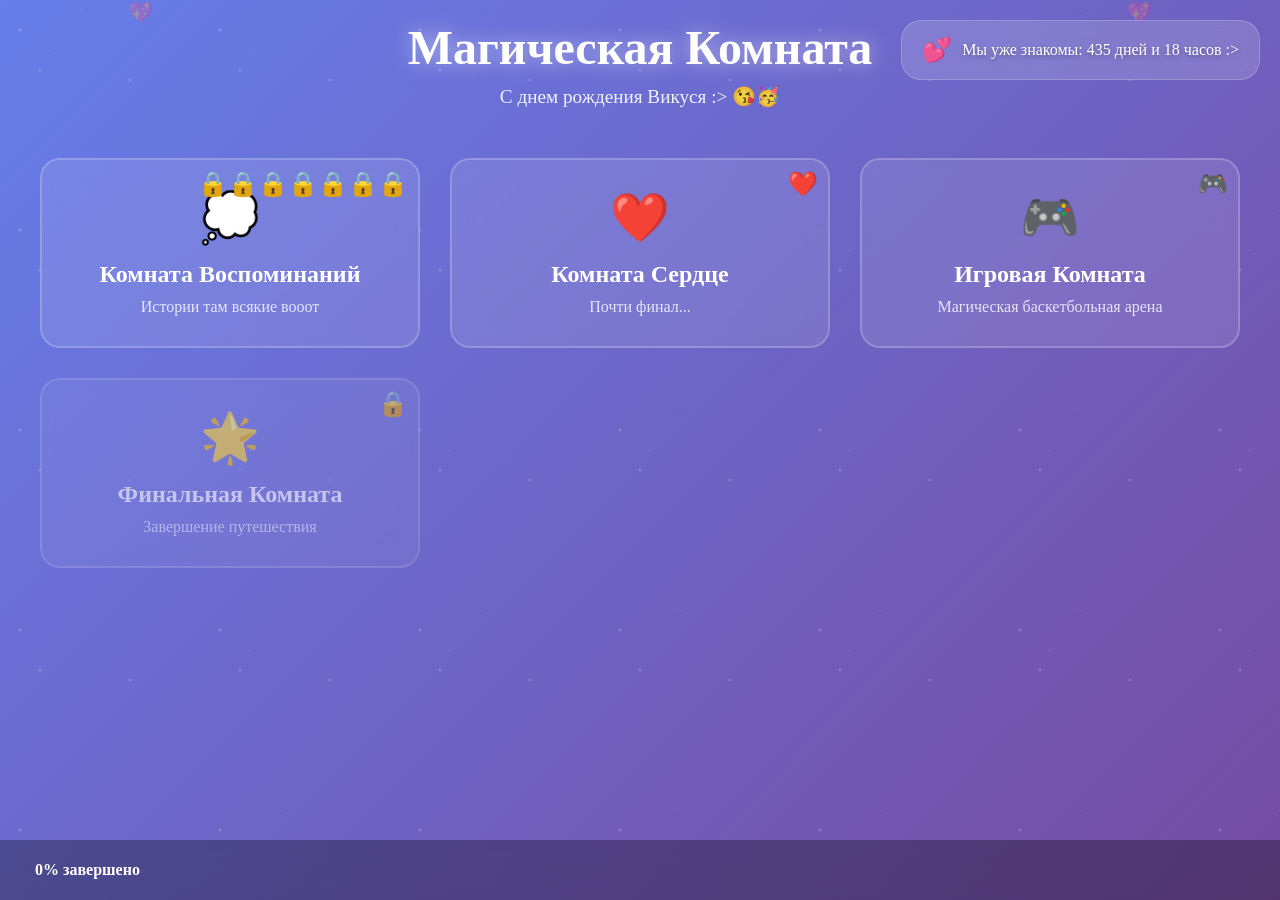
<file: index.html>
<!DOCTYPE html>
<html lang="ru">
<head>
    <meta charset="UTF-8">
    <meta name="viewport" content="width=device-width, initial-scale=1.0">
    <title>Магическая Комната - Подарок</title>
    <link rel="stylesheet" href="style.css">
</head>
<body>
    <div class="magic-room">
        <div class="stars"></div>
        <div class="floating-hearts"></div>
        
        <header class="main-header">
            <h1 class="magical-title">Магическая Комната</h1>
            <p class="subtitle">С днем рождения Викуся :> 😘🥳</p>
        </header>

        <main class="room-selector">
            <div class="rooms-grid">
                <a href="memories.html" class="room-card" data-room="memories">
                    <div class="room-icon">💭</div>
                    <h3>Комната Воспоминаний</h3>
                    <p>Истории там всякие вооот</p>
                    <div class="lock-status" id="memories-lock"></div>
                </a>

                <a href="heart.html" class="room-card" data-room="heart" id="heart-room">
                    <div class="room-icon">❤️</div>
                    <h3>Комната Сердце</h3>
                    <p>Почти финал...</p>
                    <div class="lock-status" id="heart-lock">❤️</div>
                </a>

                <a href="game.html" class="room-card" data-room="game">
                    <div class="room-icon">🎮</div>
                    <h3>Игровая Комната</h3>
                    <p>Магическая баскетбольная арена</p>
                    <div class="lock-status" id="game-lock">🎮</div>
                </a>

                <a href="final.html" class="room-card final-room" data-room="final" id="final-room">
                    <div class="room-icon">🌟</div>
                    <h3>Финальная Комната</h3>
                    <p>Завершение путешествия</p>
                    <div class="lock-status" id="final-lock">🔒</div>
                </a>
            </div>
        </main>

        <div class="progress-bar">
            <div class="progress-fill" id="progress-fill"></div>
            <span class="progress-text" id="progress-text">0% завершено</span>
        </div>
        
        <!-- Таймер знакомства -->
        <div class="relationship-timer">
            <div class="timer-content">
                <div class="timer-icon">💕</div>
                <div class="timer-text" id="relationshipTimer">
                    Мы уже знакомы: 0 дней и 0 часов :>
                </div>
            </div>
        </div>
        
        <!-- Мобильное предупреждение -->
        <div class="mobile-warning" id="mobileWarning">
            <div class="mobile-warning-content">
                <div class="mobile-warning-text">Котя, лучше с компа, а то на телефоне не все работать будет 🥲</div>
                <button class="mobile-warning-button" onclick="closeMobileWarning()">остаться на телефончике</button>
            </div>
        </div>
    </div>

    <script src="script.js"></script>
</body>
</html>
</file>
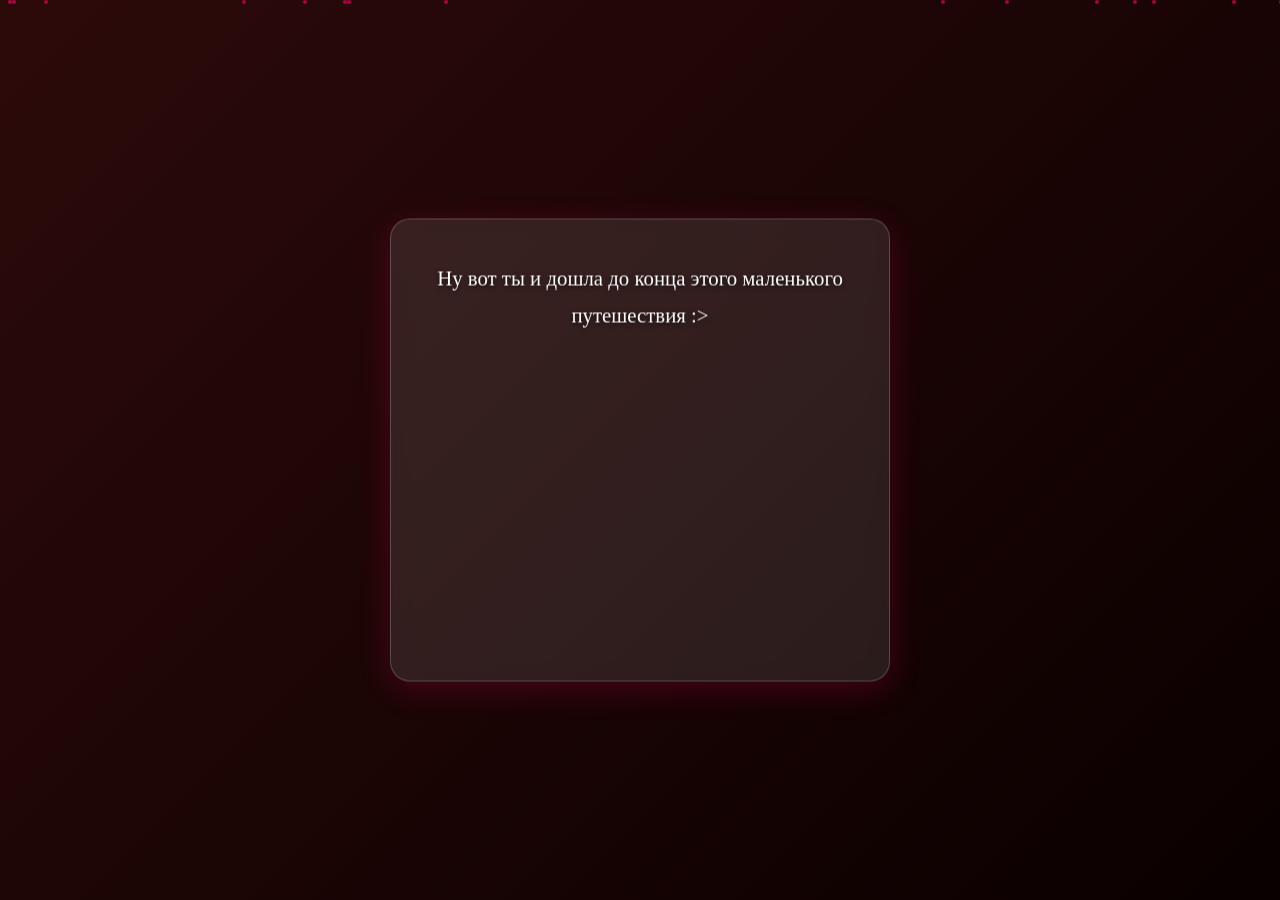
<file: final.html>
<!DOCTYPE html>
<html lang="ru">
<head>
    <meta charset="UTF-8">
    <meta name="viewport" content="width=device-width, initial-scale=1.0">
    <title>Финальная комната</title>
    <link rel="stylesheet" href="style.css">
    <style>
        body {
            margin: 0;
            padding: 0;
            min-height: 100vh;
            background: linear-gradient(135deg, #2d0a0a 0%, #0a0000 100%);
            font-family: 'Georgia', serif;
            color: white;
            overflow: hidden;
            position: relative;
        }

        /* Частицы-сердечки на фоне */
        .heart-particle {
            position: absolute;
            width: 4px;
            height: 4px;
            background: rgba(255, 0, 100, 0.6);
            border-radius: 50%;
            animation: float-heart 20s linear infinite;
            pointer-events: none;
        }

        @keyframes float-heart {
            0% {
                transform: translateY(100vh) rotate(0deg);
                opacity: 0;
            }
            10% {
                opacity: 1;
            }
            90% {
                opacity: 1;
            }
            100% {
                transform: translateY(-100vh) rotate(360deg);
                opacity: 0;
            }
        }

        /* Карточка финала */
        .final-card {
            position: absolute;
            top: 50%;
            left: 50%;
            transform: translate(-50%, -50%);
            background: rgba(255, 255, 255, 0.1);
            backdrop-filter: blur(10px);
            border: 1px solid rgba(255, 255, 255, 0.2);
            border-radius: 20px;
            padding: 40px;
            max-width: 500px;
            width: 90%;
            box-shadow: 0 8px 32px rgba(255, 0, 100, 0.2);
            text-align: center;
            z-index: 10;
        }

        /* Текст финала */
        .final-text {
            font-size: 1.3rem;
            line-height: 1.8;
            margin-bottom: 30px;
            min-height: 300px;
            text-shadow: 0 2px 4px rgba(0, 0, 0, 0.5);
        }

        .final-text-line {
            opacity: 0;
            margin-bottom: 15px;
        }

        /* Кнопка подарка */
        .gift-button {
            background: linear-gradient(135deg, #ff0064 0%, #ff0044 100%);
            color: white;
            border: none;
            padding: 15px 30px;
            border-radius: 30px;
            font-size: 1.1rem;
            cursor: pointer;
            transition: all 0.3s ease;
            box-shadow: 0 4px 15px rgba(255, 0, 100, 0.3);
            opacity: 0;
            transform: translateY(20px);
        }

        .gift-button.show {
            opacity: 1;
            transform: translateY(0);
        }

        .gift-button:hover {
            transform: translateY(-2px) scale(1.05);
            box-shadow: 0 6px 20px rgba(255, 0, 100, 0.4);
        }

        .gift-button.glowing {
            animation: button-glow 1s ease-in-out infinite;
        }

        @keyframes button-glow {
            0%, 100% { box-shadow: 0 4px 15px rgba(255, 0, 100, 0.3); }
            50% { box-shadow: 0 4px 25px rgba(255, 0, 100, 0.6); }
        }

        /* Анимация перед подарком */
        .gift-animation {
            position: fixed;
            top: 0;
            left: 0;
            width: 100%;
            height: 100%;
            background: rgba(0, 0, 0, 0.8);
            display: none;
            justify-content: center;
            align-items: center;
            z-index: 1000;
        }

        .gift-animation.show {
            display: flex;
        }

        .gift-text {
            font-size: 2rem;
            text-align: center;
            opacity: 0;
            animation: fadeIn 1s ease-in forwards;
        }

        .gift-hearts {
            position: absolute;
            width: 100%;
            height: 100%;
            pointer-events: none;
        }

        .gift-heart {
            position: absolute;
            font-size: 2rem;
            animation: fly-heart 2s ease-out forwards;
        }

        @keyframes fly-heart {
            0% {
                transform: translateY(0) scale(0);
                opacity: 1;
            }
            100% {
                transform: translateY(-100px) scale(1);
                opacity: 0;
            }
        }

        /* Секретные фишки */
        .secret-message {
            position: fixed;
            bottom: 20px;
            left: 50%;
            transform: translateX(-50%);
            background: rgba(255, 0, 100, 0.8);
            color: white;
            padding: 10px 20px;
            border-radius: 15px;
            font-size: 0.9rem;
            opacity: 0;
            animation: fadeIn 0.5s ease-in forwards;
            z-index: 100;
        }

        .button-hint {
            position: absolute;
            top: -40px;
            left: 50%;
            transform: translateX(-50%);
            background: rgba(255, 0, 100, 0.9);
            color: white;
            padding: 8px 15px;
            border-radius: 10px;
            font-size: 0.9rem;
            opacity: 0;
            animation: fadeIn 0.5s ease-in forwards;
            white-space: nowrap;
        }

        @keyframes fadeIn {
            from { opacity: 0; transform: translateY(10px); }
            to { opacity: 1; transform: translateY(0); }
        }

        /* Easter egg */
        .easter-egg {
            position: fixed;
            top: 50%;
            left: 50%;
            transform: translate(-50%, -50%);
            background: rgba(255, 215, 0, 0.9);
            color: #000;
            padding: 20px 30px;
            border-radius: 15px;
            font-size: 1.2rem;
            opacity: 0;
            animation: fadeIn 0.5s ease-in forwards;
            z-index: 2000;
        }
    </style>
</head>
<body>
    <!-- Частицы-сердечки на фоне -->
    <div class="hearts-background"></div>

    <!-- Карточка финала -->
    <div class="final-card">
        <div class="final-text" id="finalText"></div>
        <button class="gift-button" id="giftButton">Получить подарок 🎁</button>
    </div>

    <!-- Анимация перед подарком -->
    <div class="gift-animation" id="giftAnimation">
        <div class="gift-hearts" id="giftHearts"></div>
        <div class="gift-text" id="giftText">Секундочку...</div>
    </div>

    <script>
        // Тексты финала
        const finalLines = [
            "Ну вот ты и дошла до конца этого маленького путешествия :>",
            "Если ты сейчас читаешь этот текст — значит ты прошла все комнаты",
            "Я очень старался делая это всё для тебя",
            "И думал я в этот момент только об одной Девушке",
            "О самой красивой",
            "О самой милой",
            "О самой лучшей",
            "Спасибо что прошла весь этот путь ❤️"
        ];

        // Глобальные переменные
        let currentLine = 0;
        let giftButtonHoverTime = 0;
        let giftButtonHoverTimer = null;
        let backgroundClicks = 0;
        let inactivityTimer = null;

        // Инициализация при загрузке
        document.addEventListener('DOMContentLoaded', function() {
            createHeartParticles();
            startFinalTypewriter();
            sendCountEvent('final-room-open');
            startInactivityTimer();
        });

        // Создание частиц-сердечек на фоне
        function createHeartParticles() {
            const container = document.querySelector('.hearts-background');
            for (let i = 0; i < 15; i++) {
                const heart = document.createElement('div');
                heart.className = 'heart-particle';
                heart.style.left = Math.random() * 100 + '%';
                heart.style.animationDelay = Math.random() * 20 + 's';
                heart.style.animationDuration = (15 + Math.random() * 10) + 's';
                container.appendChild(heart);
            }
        }

        // Эффект печатной машинки
        function startFinalTypewriter() {
            const textContainer = document.getElementById('finalText');
            
            function showNextLine() {
                if (currentLine < finalLines.length) {
                    const line = document.createElement('div');
                    line.className = 'final-text-line';
                    line.textContent = finalLines[currentLine];
                    textContainer.appendChild(line);
                    
                    // Плавное появление строки
                    setTimeout(() => {
                        line.style.opacity = '1';
                        line.style.transition = 'opacity 0.5s ease-in';
                    }, 100);
                    
                    currentLine++;
                    
                    // Показываем следующую строку через 2 секунды
                    setTimeout(showNextLine, 2000);
                } else {
                    // Показываем кнопку после всех строк
                    setTimeout(showGiftButton, 1000);
                }
            }
            
            showNextLine();
        }

        // Показ кнопки подарка
        function showGiftButton() {
            const button = document.getElementById('giftButton');
            button.classList.add('show');
            
            // Обработчики для кнопки
            button.addEventListener('mouseenter', startButtonHover);
            button.addEventListener('mouseleave', stopButtonHover);
            button.addEventListener('click', handleGiftClick);
        }

        // Таймер бездействия
        function startInactivityTimer() {
            inactivityTimer = setTimeout(() => {
                showSecretMessage("Котя, подарок вообще-то ждёт :>");
            }, 10000);
        }

        // Сброс таймера бездействия
        function resetInactivityTimer() {
            if (inactivityTimer) {
                clearTimeout(inactivityTimer);
            }
            startInactivityTimer();
        }

        // Показ секретного сообщения
        function showSecretMessage(message) {
            const existing = document.querySelector('.secret-message');
            if (existing) existing.remove();
            
            const messageDiv = document.createElement('div');
            messageDiv.className = 'secret-message';
            messageDiv.textContent = message;
            document.body.appendChild(messageDiv);
            
            setTimeout(() => messageDiv.remove(), 5000);
        }

        // Наведение на кнопку
        function startButtonHover() {
            resetInactivityTimer();
            giftButtonHoverTime = 0;
            
            giftButtonHoverTimer = setInterval(() => {
                giftButtonHoverTime++;
                
                if (giftButtonHoverTime >= 4) {
                    clearInterval(giftButtonHoverTimer);
                    showButtonHint();
                }
            }, 1000);
        }

        // Уход с кнопки
        function stopButtonHover() {
            if (giftButtonHoverTimer) {
                clearInterval(giftButtonHoverTimer);
            }
            hideButtonHint();
        }

        // Показ подсказки кнопки
        function showButtonHint() {
            const button = document.getElementById('giftButton');
            const hint = document.createElement('div');
            hint.className = 'button-hint';
            hint.textContent = 'Да да, именно эта кнопка :)';
            button.appendChild(hint);
            
            // Добавляем усиление свечения
            button.classList.add('glowing');
        }

        // Скрытие подсказки кнопки
        function hideButtonHint() {
            const hint = document.querySelector('.button-hint');
            if (hint) hint.remove();
            
            const button = document.getElementById('giftButton');
            button.classList.remove('glowing');
        }

        // Обработка клика по подарку
        function handleGiftClick() {
            sendCountEvent('gift-click');
            startGiftAnimation();
        }

        // Анимация перед подарком
        function startGiftAnimation() {
            const animation = document.getElementById('giftAnimation');
            const heartsContainer = document.getElementById('giftHearts');
            const text = document.getElementById('giftText');
            
            // Показываем анимацию
            animation.classList.add('show');
            
            // Создаем летящие сердечки
            for (let i = 0; i < 10; i++) {
                setTimeout(() => {
                    const heart = document.createElement('div');
                    heart.className = 'gift-heart';
                    heart.textContent = '❤️';
                    heart.style.left = Math.random() * 100 + '%';
                    heart.style.top = Math.random() * 100 + '%';
                    heartsContainer.appendChild(heart);
                    
                    setTimeout(() => heart.remove(), 2000);
                }, i * 200);
            }
            
            // Меняем текст через 2 секунды
            setTimeout(() => {
                text.textContent = 'Это для тебя ❤️';
            }, 2000);
            
            // Переход на Telegram через 4 секунды
            setTimeout(() => {
                window.open('https://t.me/Gorkell', '_blank');
            }, 4000);
        }

        // Клик по фону для Easter egg
        document.addEventListener('click', function(e) {
            // Проверяем что клик не по карточке или кнопке
            if (!e.target.closest('.final-card') && !e.target.closest('.gift-animation')) {
                backgroundClicks++;
                
                if (backgroundClicks >= 5) {
                    showEasterEgg();
                    backgroundClicks = 0;
                }
            }
        });

        // Показ Easter egg
        function showEasterEgg() {
            const existing = document.querySelector('.easter-egg');
            if (existing) existing.remove();
            
            const egg = document.createElement('div');
            egg.className = 'easter-egg';
            egg.textContent = 'Ты любопытная, и мне это нравится';
            document.body.appendChild(egg);
            
            setTimeout(() => egg.remove(), 5000);
        }

        // Отправка событий в CountAPI
        function sendCountEvent(event) {
            // Проверяем что мы на HTTPS или localhost
            if (location.protocol === 'https:' || location.hostname === 'localhost') {
                fetch(`https://api.countapi.xyz/hit/love-site-vika/${event}`)
                    .then(response => response.json())
                    .then(data => console.log(`Event ${event} sent:`, data))
                    .catch(error => console.error('Error sending event:', error));
            } else {
                console.log(`Event ${event} would be sent (blocked by CORS in local mode)`);
            }
        }
    </script>
</body>
</html>
</file>
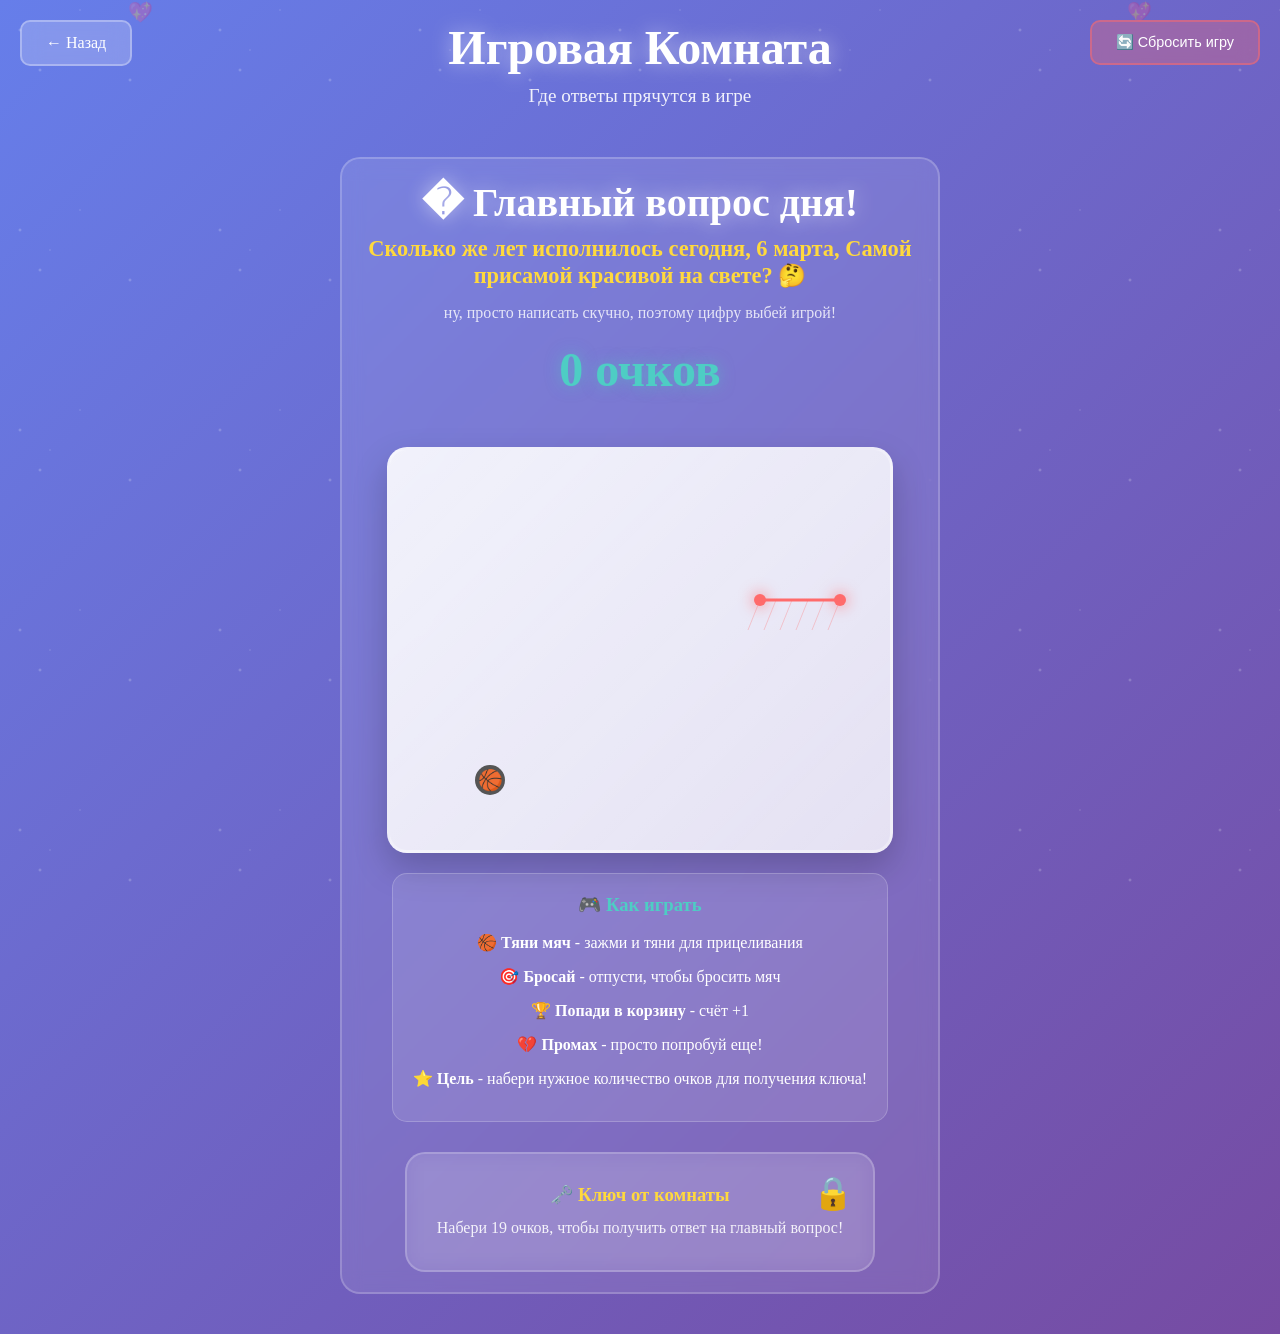
<file: game.html>
<!DOCTYPE html>
<html lang="ru">
<head>
    <meta charset="UTF-8">
    <meta name="viewport" content="width=device-width, initial-scale=1.0">
    <title>Игровая Комната - Магическая Комната</title>
    <link rel="stylesheet" href="style.css">
    <style>
        .game-container {
            display: flex;
            flex-direction: column;
            align-items: center;
            padding: 20px;
            background: rgba(255, 255, 255, 0.1);
            backdrop-filter: blur(10px);
            border-radius: 20px;
            border: 2px solid rgba(255, 255, 255, 0.2);
            margin: 20px auto;
            max-width: 600px;
        }

        .game-header {
            text-align: center;
            margin-bottom: 30px;
            color: white;
        }

        .game-title {
            font-size: 2.5rem;
            margin-bottom: 10px;
            text-shadow: 0 0 20px rgba(255, 255, 255, 0.5);
            animation: glow 2s ease-in-out infinite alternate;
        }

        .game-subtitle {
            font-size: 1.1rem;
            opacity: 0.9;
            margin-bottom: 20px;
        }

        .game-question {
            font-size: 1.4rem;
            color: #ffd93d;
            margin-bottom: 15px;
            text-align: center;
            font-weight: bold;
        }

        .game-subtitle.small {
            font-size: 1rem;
            opacity: 0.8;
            margin-bottom: 20px;
            text-align: center;
        }

        #volumeText {
            font-size: 3rem;
            font-weight: bold;
            color: #4ecdc4;
            text-shadow: 0 0 15px rgba(78, 205, 196, 0.5);
            margin-bottom: 20px;
            text-align: center;
        }

        .game-wrapper {
            display: flex;
            align-items: center;
            gap: 30px;
            justify-content: center;
            flex-wrap: wrap;
        }

        #game {
            background: linear-gradient(135deg, rgba(255, 255, 255, 0.9), rgba(255, 255, 255, 0.8));
            border-radius: 20px;
            box-shadow: 0 15px 35px rgba(0, 0, 0, 0.2);
            border: 3px solid rgba(255, 255, 255, 0.3);
            cursor: grab;
        }

        #game:active {
            cursor: grabbing;
        }

        .slider-container {
            display: flex;
            flex-direction: column;
            align-items: center;
            gap: 10px;
        }

        .slider-label {
            color: white;
            font-size: 1.2rem;
            font-weight: bold;
        }

        .slider {
            writing-mode: bt-lr;
            -webkit-appearance: slider-vertical;
            appearance: none;
            width: 30px;
            height: 400px;
            background: linear-gradient(to top, #ff6b6b, #4ecdc4);
            border-radius: 15px;
            outline: none;
            opacity: 0.8;
            transition: opacity 0.2s;
        }

        .slider:hover {
            opacity: 1;
        }

        .game-instructions {
            background: rgba(255, 255, 255, 0.1);
            padding: 20px;
            border-radius: 15px;
            margin-top: 20px;
            color: white;
            text-align: center;
            border: 1px solid rgba(255, 255, 255, 0.2);
        }

        .game-instructions h3 {
            margin-bottom: 15px;
            color: #4ecdc4;
        }

        .game-instructions p {
            margin-bottom: 10px;
            line-height: 1.5;
        }

        .popup {
            position: absolute;
            font-size: 32px;
            font-weight: bold;
            pointer-events: none;
            animation: float 3s ease-out forwards;
            z-index: 1000;
            text-shadow: 0 0 10px currentColor;
        }

        @keyframes messageAppear {
            0% { opacity: 0; transform: translate(-50%, -50%) scale(0.8); }
            100% { opacity: 1; transform: translate(-50%, -50%) scale(1); }
        }

        @keyframes float {
            0% { opacity: 1; transform: translateY(0) scale(1); }
            100% { opacity: 0; transform: translateY(-80px) scale(1.5); }
        }

        .score-popup {
            animation: scoreFloat 4s ease-out forwards;
        }

        @keyframes scoreFloat {
            0% { opacity: 1; transform: translateY(0) scale(1) rotate(0deg); }
            50% { transform: translateY(-40px) scale(1.2) rotate(5deg); }
            100% { opacity: 0; transform: translateY(-100px) scale(0.8) rotate(-5deg); }
        }

        .lock-section {
            background: rgba(255, 255, 255, 0.1);
            backdrop-filter: blur(10px);
            border-radius: 20px;
            padding: 30px;
            margin-top: 30px;
            border: 2px solid rgba(255, 255, 255, 0.2);
            text-align: center;
            position: relative;
        }

        .lock-info {
            color: white;
        }

        .lock-info h3 {
            color: #ffd93d;
            margin-bottom: 10px;
        }

        .lock-info p {
            opacity: 0.9;
            line-height: 1.5;
        }

        .skip-dialog {
            position: fixed;
            top: 0;
            left: 0;
            width: 100%;
            height: 100%;
            background: rgba(0, 0, 0, 0.8);
            display: flex;
            justify-content: center;
            align-items: center;
            z-index: 2000;
        }

        .skip-content {
            background: linear-gradient(135deg, #667eea 0%, #764ba2 100%);
            padding: 40px;
            border-radius: 20px;
            text-align: center;
            color: white;
            border: 2px solid rgba(255, 255, 255, 0.3);
            max-width: 400px;
        }

        .skip-content h3 {
            margin-bottom: 30px;
            font-size: 1.3rem;
        }

        .skip-buttons {
            display: flex;
            gap: 20px;
            justify-content: center;
        }

        .skip-button {
            padding: 15px 30px;
            border: none;
            border-radius: 10px;
            font-size: 1.1rem;
            cursor: pointer;
            transition: all 0.3s ease;
            color: white;
            font-weight: bold;
        }

        .skip-button.yes {
            background: rgba(255, 107, 107, 0.3);
            border: 2px solid rgba(255, 107, 107, 0.5);
        }

        .skip-button.yes:hover {
            background: rgba(255, 107, 107, 0.5);
        }

        .skip-button.no {
            background: rgba(78, 205, 196, 0.3);
            border: 2px solid rgba(78, 205, 196, 0.5);
        }

        .skip-button.no:hover {
            background: rgba(78, 205, 196, 0.5);
        }

        @media (max-width: 768px) {
            .game-wrapper {
                flex-direction: column;
            }
            
            .slider {
                writing-mode: initial;
                -webkit-appearance: initial;
                appearance: none;
                width: 300px;
                height: 30px;
            }
            
            #game {
                width: 100%;
                max-width: 400px;
                height: auto;
            }
        }
    </style>
</head>
<body>
    <div class="magic-room">
        <div class="stars"></div>
        <div class="floating-hearts"></div>
        
        <a href="index.html" class="back-button">← Назад</a>
        <button class="reset-room-button" onclick="resetGameRoom()">🔄 Сбросить игру</button>
        
        <header class="main-header">
            <h1 class="magical-title">Игровая Комната</h1>
            <p class="subtitle">Где ответы прячутся в игре</p>
        </header>

        <main class="game-container">
            <div class="game-header">
                <h2 class="game-title">� Главный вопрос дня!</h2>
                <p class="game-question">Сколько же лет исполнилось сегодня, 6 марта, Самой присамой красивой на свете? 🤔</p>
                <p class="game-subtitle small">ну, просто написать скучно, поэтому цифру выбей игрой!</p>
                <div id="volumeText">0 очков</div>
            </div>

            <div class="game-wrapper">
                <canvas id="game" width="500" height="400"></canvas>
            </div>

            <div class="game-instructions">
                <h3>🎮 Как играть</h3>
                <p>🏀 <strong>Тяни мяч</strong> - зажми и тяни для прицеливания</p>
                <p>🎯 <strong>Бросай</strong> - отпусти, чтобы бросить мяч</p>
                <p>🏆 <strong>Попади в корзину</strong> - счёт +1</p>
                <p>💔 <strong>Промах</strong> - просто попробуй еще!</p>
                <p>⭐ <strong>Цель</strong> - набери нужное количество очков для получения ключа!</p>
            </div>

            <!-- Замок, который открывается при 19 очках -->
            <div class="lock-section" id="lock-section">
                <div class="floating-lock game-lock-0" id="game-lock">🔒</div>
                <div class="lock-info">
                    <h3>🗝️ Ключ от комнаты</h3>
                    <p>Набери 19 очков, чтобы получить ответ на главный вопрос!</p>
                </div>
            </div>

            <!-- Диалог пропуска игры -->
            <div class="skip-dialog" id="skip-dialog" style="display: none;">
                <div class="skip-content">
                    <h3>ты хочешь завершить игру сразу? ☹️</h3>
                    <div class="skip-buttons">
                        <button class="skip-button yes" onclick="skipGame(true)">да</button>
                        <button class="skip-button no" onclick="skipGame(false)">нет</button>
                    </div>
                </div>
            </div>
        </main>
    </div>

    <script src="script.js"></script>
    <script>
        // Глобальные переменные для canvas
        let canvas, ctx, volumeText;

        // Глобальные функции для кнопок
        function skipGame(shouldSkip) {
            const skipDialog = document.getElementById('skip-dialog');
            if (!skipDialog) return;
            
            if (shouldSkip) {
                showSkipOption = false;
                skipDialog.style.display = 'none';
                
                showGameMessage("эхх, пэчалка 😖", "#ff6b6b");
                createParticles(250, 200, "#ff6b6b", 20);
                
                // Сразу даём 19 очков
                setVolume(19);
                unlockGameLock();
            } else {
                // Нажали "нет" - просто скрываем диалог
                showSkipOption = false;
                skipDialog.style.display = 'none';
                console.log("User clicked NO, skipAttempts was:", skipAttempts);
                
                // Показываем смешной попап
                if (skipAttempts === 2) {
                    showGameMessage("ты же сама нажала нет! 😋", "#ffd93d");
                    createParticles(250, 200, "#ffd93d", 10);
                } else if (skipAttempts >= 3) {
                    showGameMessage("ну ладно, продолжай тестировать 😏", "#4ecdc4");
                    createParticles(250, 200, "#4ecdc4", 10);
                }
            }
        }

        function resetGameRoom() {
            volume = 0;
            setVolume(0);
            resetBall();
            
            // Сбрасываем замок
            const lockElement = document.getElementById('game-lock');
            if (lockElement) {
                lockElement.textContent = '🔒';
                lockElement.classList.remove('unlocked');
            }
            
            // Очищаем глобальное состояние
            if (gameState.locks.game) {
                gameState.locks.game = [];
            }
            gameState.roomsCompleted.game = false;
            
            saveGameState();
            showNotification('Игра сброшена! Начни заново 🔄');
        }

        function resetBall() {
            if (ball && canvas) {
                ball.x = 100;
                ball.y = 330;
                ball.vx = 0;
                ball.vy = 0;
                ball.dragging = false;
                ball.thrown = false;
                ball.trail = [];
                scored = false;
                passedAbove = false;
                canvas.style.cursor = "grab";
                console.log("Ball reset completed");
            }
        }

        function showGameMessage(text, color) {
            // Удаляем предыдущее сообщение если есть
            const existingMsg = document.getElementById('game-message');
            if (existingMsg) {
                existingMsg.remove();
            }
            
            // Создаем новое сообщение
            const message = document.createElement('div');
            message.id = 'game-message';
            message.style.cssText = `
                position: fixed;
                top: 50%;
                left: 50%;
                transform: translate(-50%, -50%);
                background: linear-gradient(135deg, #667eea 0%, #764ba2 100%);
                color: white;
                padding: 20px 30px;
                border-radius: 15px;
                font-size: 1.2rem;
                font-weight: bold;
                z-index: 3000;
                border: 2px solid rgba(255, 255, 255, 0.3);
                box-shadow: 0 10px 30px rgba(0, 0, 0, 0.3);
                animation: messageAppear 0.3s ease-out;
                max-width: 80%;
                text-align: center;
            `;
            message.textContent = text;
            
            document.body.appendChild(message);
            
            // Автоматически убираем через 3 секунды
            setTimeout(() => {
                message.remove();
            }, 3000);
        }

        // Частицы для эффектов
        let particles = [];

        function createParticles(x, y, color, count = 10) {
            for (let i = 0; i < count; i++) {
                particles.push({
                    x: x,
                    y: y,
                    vx: (Math.random() - 0.5) * 8,
                    vy: (Math.random() - 0.5) * 8,
                    life: 1,
                    color: color,
                    size: Math.random() * 4 + 2
                });
            }
        }

        function updateParticles() {
            particles = particles.filter(p => p.life > 0);
            particles.forEach(p => {
                p.x += p.vx;
                p.y += p.vy;
                p.vy += 0.2;
                p.life -= 0.02;
                p.size *= 0.98;
            });
        }

        // Глобальные переменные для игры
        let ball = {
            x: 100,
            y: 330,
            r: 15,
            vx: 0,
            vy: 0,
            dragging: false,
            thrown: false,
            trail: []
        };

        const gravity = 0.4;
        const rimLeft = {x: 370, y: 150, r: 6};
        const rimRight = {x: 450, y: 150, r: 6};
        const rimY = 150;

        let scored = false;
        let passedAbove = false;
        let dragToBasketAttempts = 0;
        let showSkipOption = false;
        let skipAttempts = 0;

        function drawParticles() {
            if (!ctx) return; // Проверяем, что ctx определен
            particles.forEach(p => {
                ctx.globalAlpha = p.life;
                ctx.fillStyle = p.color;
                ctx.beginPath();
                ctx.arc(p.x, p.y, p.size, 0, Math.PI * 2);
                ctx.fill();
            });
            ctx.globalAlpha = 1;
        }

        // Глобальная переменная для объема
        let volume = 0;

        function setVolume(v) {
            volume = Math.max(0, Math.min(30, v));
            if (volumeText) {
                volumeText.textContent = volume + " очков";
                
                // Меняем цвет в зависимости от счёта
                if (volume >= 19) {
                    volumeText.style.color = "#ffd93d";
                    volumeText.style.textShadow = "0 0 15px rgba(255, 217, 61, 0.5)";
                    // Открываем замок при достижении 19 очков
                    unlockGameLock();
                } else if (volume >= 10) {
                    volumeText.style.color = "#ff6b6b";
                    volumeText.style.textShadow = "0 0 15px rgba(255, 107, 107, 0.5)";
                } else {
                    volumeText.style.color = "#4ecdc4";
                    volumeText.style.textShadow = "0 0 15px rgba(78, 205, 196, 0.5)";
                }
            }
        }

        function unlockGameLock() {
            console.log('unlockGameLock called');
            console.log('gameState:', gameState);
            
            const gameLock = document.getElementById('game-lock');
            if (gameLock && gameLock.textContent === '🔒') {
                gameLock.textContent = '🔓';
                gameLock.classList.add('unlocked');
                
                // Обновляем глобальное состояние
                if (!gameState.locks.game) {
                    gameState.locks.game = [];
                }
                if (!gameState.locks.game.includes('game_0')) {
                    gameState.locks.game.push('game_0');
                }
                gameState.roomsCompleted.game = true;
                
                console.log('Updated gameState:', gameState);
                
                showNotification('Ключ получен! Ответ: 19 🎉');
                saveGameState();
                
                console.log('Game state saved');
                
                // Проверяем завершение комнаты
                if (typeof checkRoomCompletion === 'function') {
                    checkRoomCompletion('game');
                }
                
                // Создаем праздничные частицы
                createParticles(250, 200, "#ffd93d", 20);
            }
        }

        // Ждём полной загрузки DOM и инициализации gameState
        document.addEventListener('DOMContentLoaded', function() {
            // Убедимся, что gameState инициализирован
            if (typeof gameState === 'undefined') {
                console.error('gameState не определен!');
                return;
            }
            
            console.log('gameState initialized:', gameState);
            
            // Инициализируем canvas переменные
            canvas = document.getElementById("game");
            ctx = canvas.getContext("2d");
            volumeText = document.getElementById("volumeText");
            
            // Устанавливаем начальный объем
            setVolume(0);
        
        // Инициализация замка игры
        const gameLock = document.getElementById('game-lock');
        if (gameLock) {
            if (gameState.locks.game && gameState.locks.game.includes('game_0')) {
                gameLock.textContent = '🔓';
                gameLock.classList.add('unlocked');
            }
            
            gameLock.addEventListener('click', function() {
                if (!gameLock.classList.contains('unlocked')) {
                    // Проверяем счёт
                    if (volume >= 1 && volume <= 2) {
                        showGameMessage("не ну мало, котя, играй, я же старался 😣", "#ff6b6b");
                        createParticles(250, 200, "#ff6b6b", 15);
                    } else if (volume >= 3 && volume <= 9) {
                        showGameMessage("Дроздопермочка, сайт не для детей!", "#ffd93d");
                        createParticles(250, 200, "#ffd93d", 15);
                    } else if (volume >= 10 && volume <= 18) {
                        showGameMessage("еще чуть чуть, ты скоро угадаешь сколько тебе лет, солнце 😘", "#4ecdc4");
                        createParticles(250, 200, "#4ecdc4", 15);
                    } else if (volume < 19) {
                        showGameMessage('Сначала набери больше очков в игре!', "#4ecdc4");
                    }
                }
            });
        }

        function drawCircle(obj, color, glow = false) {
            if (glow) {
                ctx.shadowColor = color;
                ctx.shadowBlur = 15;
            }
            ctx.beginPath();
            ctx.arc(obj.x, obj.y, obj.r, 0, Math.PI * 2);
            ctx.fillStyle = color;
            ctx.fill();
            ctx.shadowBlur = 0;
        }

        function drawTrail() {
            ball.trail.forEach((point, index) => {
                ctx.globalAlpha = index / ball.trail.length * 0.5;
                ctx.fillStyle = "#4ecdc4";
                ctx.beginPath();
                ctx.arc(point.x, point.y, ball.r * (index / ball.trail.length), 0, Math.PI * 2);
                ctx.fill();
            });
            ctx.globalAlpha = 1;
        }

        function popup(text, color) {
            const p = document.createElement("div");
            p.className = "popup score-popup";
            p.style.left = (ball.x + canvas.offsetLeft) + "px";
            p.style.top = (ball.y + canvas.offsetTop - 20) + "px";
            p.style.color = color;
            p.innerText = text;
            document.body.appendChild(p);
            setTimeout(() => p.remove(), 4000);
            
            // Для отладки
            console.log("Popup:", text);
        }

        function collision(circle) {
            let dx = ball.x - circle.x;
            let dy = ball.y - circle.y;
            let dist = Math.sqrt(dx * dx + dy * dy);
            if (dist < ball.r + circle.r) {
                let angle = Math.atan2(dy, dx);
                let speed = Math.sqrt(ball.vx * ball.vx + ball.vy * ball.vy);
                ball.vx = Math.cos(angle) * speed * 0.8;
                ball.vy = Math.sin(angle) * speed * 0.8;
                
                // Эффект частиц при столкновении
                createParticles(ball.x, ball.y, "#ff6b6b", 5);
            }
        }

        // Проверка, перетаскивают ли мяч в кольцо
        function checkDragToBasket() {
            const basketCenterX = (rimLeft.x + rimRight.x) / 2;
            const basketCenterY = rimY;
            const distance = Math.sqrt(Math.pow(ball.x - basketCenterX, 2) + Math.pow(ball.y - basketCenterY, 2));
            
            // Если мяч близко к центру кольца
            if (distance < 30 && ball.dragging) {
                dragToBasketAttempts++;
                console.log("Drag to basket attempt:", dragToBasketAttempts);
                
                // Сразу сбрасываем перетаскивание
                ball.dragging = false;
                ball.thrown = false;
                canvas.style.cursor = "grab";
                
                if (dragToBasketAttempts === 1) {
                    // Первый раз - даём очко
                    if (volume < 30) {
                        setVolume(volume + 1);
                        popup("+1!", "#4ecdc4");
                        createParticles(ball.x, ball.y, "#4ecdc4", 15);
                    }
                    scored = true;
                    setTimeout(resetBall, 1000); // Даём время увидеть попап
                } else if (dragToBasketAttempts === 2) {
                    // Второй раз - смешное сообщение
                    popup("я старался сайт делать, баги это тоже не баги 😋", "#ffd93d");
                    createParticles(ball.x, ball.y, "#ffd93d", 10);
                    scored = true;
                    setTimeout(resetBall, 1000);
                } else if (dragToBasketAttempts === 3) {
                    // Третий раз - предложение пропустить
                    popup("я так понимаю проходить это тебе надоело.. 😭", "#ff6b6b");
                    createParticles(ball.x, ball.y, "#ff6b6b", 10);
                    scored = true;
                    setTimeout(() => {
                        resetBall();
                        showSkipDialog();
                    }, 1000);
                } else if (dragToBasketAttempts > 3) {
                    // Последующие попытки - снова показываем диалог
                    popup("опять мышкой таскаешь, но зачем?..🤔", "#4ecdc4");
                    createParticles(ball.x, ball.y, "#4ecdc4", 10);
                    scored = true;
                    setTimeout(() => {
                        resetBall();
                        showSkipDialog();
                    }, 1000);
                }
                
                return true;
            }
            return false;
        }

        function showSkipDialog() {
            showSkipOption = true;
            skipAttempts++; // Добавляем инкремент сюда!
            console.log("Showing skip dialog, attempt:", skipAttempts);
            
            const skipDialog = document.getElementById('skip-dialog');
            if (!skipDialog) {
                console.log("Skip dialog not found!");
                return;
            }
            
            const skipContent = skipDialog.querySelector('.skip-content h3');
            if (!skipContent) {
                console.log("Skip content h3 not found!");
                return;
            }
            
            if (skipAttempts === 1) {
                // Первое появление
                skipContent.textContent = "вы хотите завершить игру сразу? ☹️";
            } else if (skipAttempts === 2) {
                // Второе появление после нажатия "нет"
                skipContent.textContent = "ты же сама нажала нет, все таки хочешь завершить этап? 😣";
            } else if (skipAttempts >= 3) {
                // Третье и последующие появления
                skipContent.textContent = "лаааадно, решила мой сайт потестить? я просто оставлю это тут";
            }
            
            skipDialog.style.display = 'flex';
            console.log("Skip dialog displayed with text:", skipContent.textContent);
        }

        function draw() {
            ctx.clearRect(0, 0, 500, 400);

            // Рисуем след мяча
            if (ball.thrown) {
                drawTrail();
            }

            // Рисуем корзину с эффектом свечения
            drawCircle(rimLeft, "#ff6b6b", true);
            drawCircle(rimRight, "#ff6b6b", true);
            
            // Сетка корзины
            ctx.strokeStyle = "#ff6b6b";
            ctx.lineWidth = 3;
            ctx.beginPath();
            ctx.moveTo(rimLeft.x, rimY);
            ctx.lineTo(rimRight.x, rimY);
            ctx.stroke();
            
            // Сетка
            ctx.strokeStyle = "rgba(255, 107, 107, 0.3)";
            ctx.lineWidth = 1;
            for (let i = 0; i < 6; i++) {
                ctx.beginPath();
                ctx.moveTo(rimLeft.x + i * 16, rimY);
                ctx.lineTo(rimLeft.x + i * 16 - 12, rimY + 30);
                ctx.stroke();
            }

            // Рисуем частицы
            drawParticles();

            // Рисуем мяч с эффектом
            drawCircle(ball, "#555");
            ctx.fillStyle = "white";
            ctx.font = "20px Arial";
            ctx.fillText("🏀", ball.x - 12, ball.y + 7);

            // Эффект прицеливания
            if (ball.dragging) {
                ctx.strokeStyle = "rgba(78, 205, 196, 0.5)";
                ctx.lineWidth = 2;
                ctx.setLineDash([5, 5]);
                ctx.beginPath();
                ctx.moveTo(ball.x, ball.y);
                ctx.lineTo(100, 330);
                ctx.stroke();
                ctx.setLineDash([]);
            }
        }

        function update() {
            // Физика работает ТОЛЬКО после броска
            if (ball.thrown) {
                ball.vy += gravity;
                ball.x += ball.vx;
                ball.y += ball.vy;
                
                // Добавляем точку в след
                ball.trail.push({x: ball.x, y: ball.y});
                if (ball.trail.length > 10) {
                    ball.trail.shift();
                }
            }

            // Границы
            if (ball.x - ball.r < 0) {
                ball.x = ball.r;
                ball.vx *= -0.6;
                createParticles(ball.x, ball.y, "#4ecdc4", 3);
            }
            if (ball.x + ball.r > 500) {
                ball.x = 500 - ball.r;
                ball.vx *= -0.6;
                createParticles(ball.x, ball.y, "#4ecdc4", 3);
            }
            if (ball.y - ball.r < 0) {
                ball.y = ball.r;
                ball.vy *= -0.6;
                createParticles(ball.x, ball.y, "#4ecdc4", 3);
            }

            // Пол
            if (ball.y + ball.r > 400 && ball.thrown) {
                ball.y = 400 - ball.r;
                if (!scored) {
                    popup("ничего страшного, попробуй еще котя :>", "#ffd93d");
                    createParticles(ball.x, ball.y, "#ffd93d", 5);
                    scored = true;
                    setTimeout(resetBall, 700);
                }
            }

            collision(rimLeft);
            collision(rimRight);

            if (ball.y < rimY) passedAbove = true;

            // Попадание в корзину - более строгая проверка
            if (
                passedAbove &&
                ball.y > rimY + 5 &&
                ball.y < rimY + 50 && // Ограничиваем высоту проверки
                ball.x > rimLeft.x + 5 && // Уменьшаем допустимую зону по горизонтали
                ball.x < rimRight.x - 5 &&
                ball.vy > 0 && // Мяч должен двигаться вниз
                !scored
            ) {
                scored = true;
                if (volume < 30) {
                    setVolume(volume + 1);
                    popup("+1!", "#4ecdc4");
                    createParticles(ball.x, ball.y, "#4ecdc4", 15);
                    
                    // Проверка достижения 19 очков
                    if (volume === 19) {
                        setTimeout(() => {
                            popup("🎉 19 очков! 🎉", "#ffd93d");
                            createParticles(250, 200, "#ffd93d", 30);
                        }, 500);
                    }
                }
                setTimeout(resetBall, 700);
            }

            updateParticles();
            draw();
            requestAnimationFrame(update);
        }

        canvas.onmousedown = e => {
            if (ball.thrown) return;
            let dx = e.offsetX - ball.x;
            let dy = e.offsetY - ball.y;
            if (Math.sqrt(dx * dx + dy * dy) < ball.r) {
                ball.dragging = true;
                canvas.style.cursor = "grabbing";
            }
        };

        canvas.onmousemove = e => {
            if (ball.dragging && !scored) {
                ball.x = e.offsetX;
                ball.y = e.offsetY;
                
                // Проверяем, не тащат ли мяч в кольцо
                if (checkDragToBasket()) {
                    return; // Если засчитали, выходим
                }
            }
        };

        canvas.onmouseup = e => {
            if (ball.dragging) {
                ball.vx = (ball.x - 100) * 0.15;
                ball.vy = (ball.y - 330) * 0.15;
                ball.dragging = false;
                ball.thrown = true;
                canvas.style.cursor = "grab";
                createParticles(ball.x, ball.y, "#4ecdc4", 5);
            }
        };

        // Touch события для мобильных
        canvas.ontouchstart = e => {
            e.preventDefault();
            const touch = e.touches[0];
            const rect = canvas.getBoundingClientRect();
            const x = touch.clientX - rect.left;
            const y = touch.clientY - rect.top;
            
            if (ball.thrown) return;
            let dx = x - ball.x;
            let dy = y - ball.y;
            if (Math.sqrt(dx * dx + dy * dy) < ball.r) {
                ball.dragging = true;
            }
        };

        canvas.ontouchmove = e => {
            e.preventDefault();
            if (ball.dragging && !scored) {
                const touch = e.touches[0];
                const rect = canvas.getBoundingClientRect();
                ball.x = touch.clientX - rect.left;
                ball.y = touch.clientY - rect.top;
                
                // Проверяем, не тащат ли мяч в кольцо
                if (checkDragToBasket()) {
                    return; // Если засчитали, выходим
                }
            }
        };

        canvas.ontouchend = e => {
            e.preventDefault();
            if (ball.dragging) {
                ball.vx = (ball.x - 100) * 0.15;
                ball.vy = (ball.y - 330) * 0.15;
                ball.dragging = false;
                ball.thrown = true;
                createParticles(ball.x, ball.y, "#4ecdc4", 5);
            }
        };

        update();
        }); // Закрываем DOMContentLoaded
    </script>
</body>
</html>
</file>
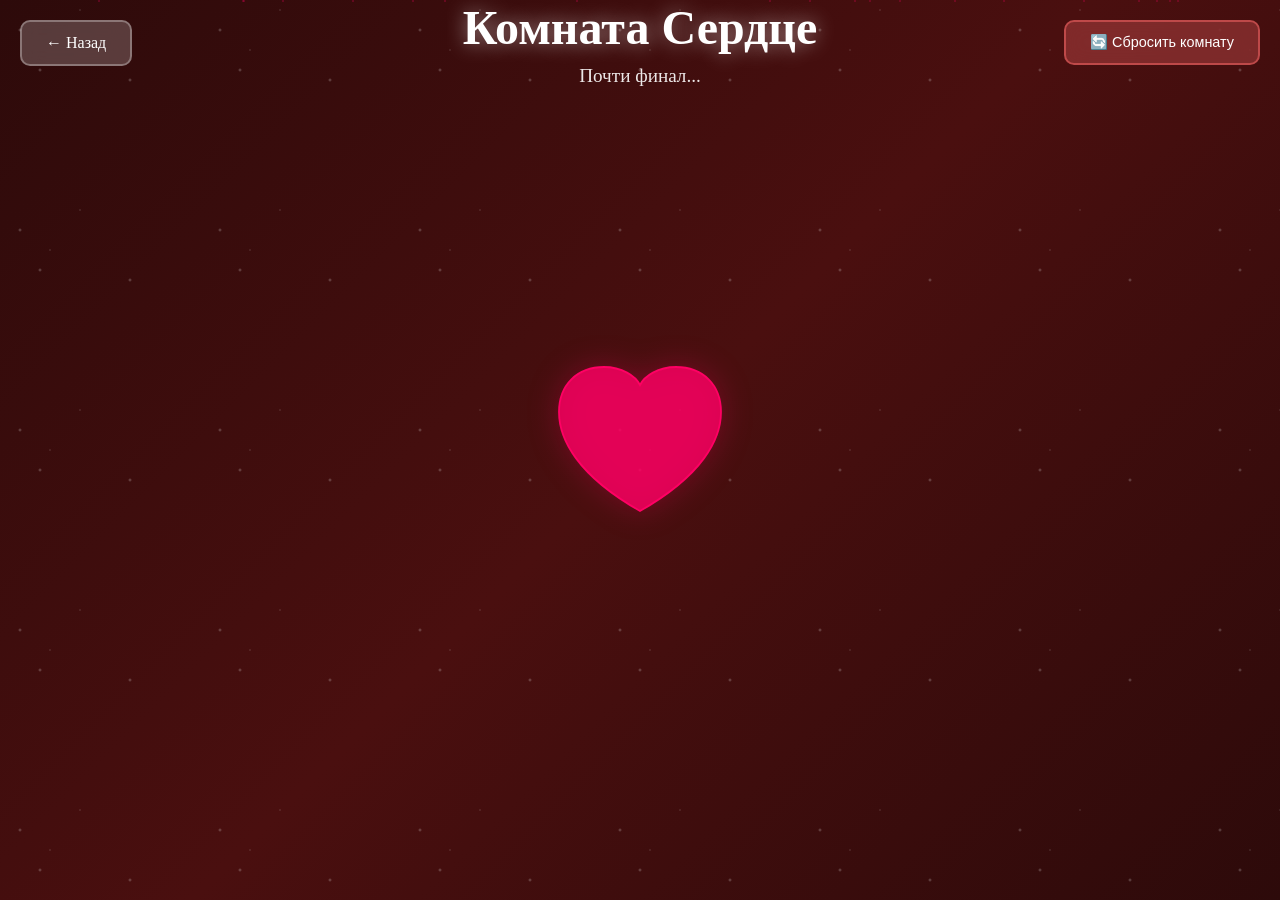
<file: heart.html>
<!DOCTYPE html>
<html lang="ru">
<head>
    <meta charset="UTF-8">
    <meta name="viewport" content="width=device-width, initial-scale=1.0">
    <title>Комната Сердце - Магическая Комната</title>
    <link rel="stylesheet" href="style.css">
    <style>
        /* Стили для комнаты сердца с тёплой атмосферой */
        .heart-room {
            background: linear-gradient(135deg, #2d0a0a 0%, #4a0f0f 50%, #2d0a0a 100%);
            min-height: 100vh;
            position: relative;
            overflow: hidden;
            font-family: 'Georgia', serif;
        }

        .heart-container {
            position: absolute;
            top: 50%;
            left: 50%;
            transform: translate(-50%, -50%);
            text-align: center;
            z-index: 10;
        }

        .heart-svg {
            width: 180px;
            height: 180px;
            cursor: pointer;
            filter: drop-shadow(0 0 15px rgba(255, 0, 100, 0.3));
            transition: all 0.4s ease;
            animation: heartbeat 3.5s ease-in-out infinite;
        }

        .heart-svg:hover {
            filter: drop-shadow(0 0 25px rgba(255, 0, 100, 0.5));
            transform: scale(1.02);
        }

        .heart-svg.beating {
            animation: heartbeat-strong 0.8s ease-in-out;
        }

        .heart-svg.opening {
            animation: heart-opening 2s ease-out forwards;
        }

        @keyframes heartbeat {
            0%, 100% { transform: scale(1); }
            50% { transform: scale(1.02); }
        }

        @keyframes heartbeat-strong {
            0%, 100% { transform: scale(1); }
            25% { transform: scale(1.15); }
            40% { transform: scale(1.08); }
            60% { transform: scale(1.12); }
            80% { transform: scale(1.05); }
        }

        @keyframes heart-opening {
            0% { transform: scale(1) rotate(0deg); }
            50% { transform: scale(1.3) rotate(180deg); opacity: 0.8; }
            100% { transform: scale(0) rotate(360deg); opacity: 0; }
        }

        .heart-flash {
            position: absolute;
            top: 50%;
            left: 50%;
            transform: translate(-50%, -50%);
            width: 250px;
            height: 250px;
            background: radial-gradient(circle, rgba(255, 0, 100, 0.2) 0%, transparent 70%);
            border-radius: 50%;
            pointer-events: none;
            opacity: 0;
            animation: flash 0.6s ease-out;
        }

        @keyframes flash {
            0% { opacity: 0; }
            50% { opacity: 1; }
            100% { opacity: 0; }
        }

        .heart-particles {
            position: absolute;
            width: 100%;
            height: 100%;
            pointer-events: none;
        }

        .heart-particle {
            position: absolute;
            width: 2px;
            height: 2px;
            background: rgba(255, 0, 100, 0.3);
            border-radius: 50%;
            animation: float-particle 12s linear infinite;
        }

        .heart-particle.heart {
            background: rgba(255, 0, 100, 0.6);
            width: 4px;
            height: 4px;
        }

        @keyframes float-particle {
            0% {
                transform: translateY(100vh) rotate(0deg);
                opacity: 0;
            }
            10% {
                opacity: 1;
            }
            90% {
                opacity: 1;
            }
            100% {
                transform: translateY(-100vh) rotate(360deg);
                opacity: 0;
            }
        }

        .heart-text {
            position: absolute;
            top: 15%;
            left: 50%;
            transform: translateX(-50%);
            color: rgba(255, 255, 255, 0.95);
            font-size: 1.2rem;
            font-style: italic;
            text-align: center;
            max-width: 550px;
            opacity: 0;
            animation: fadeIn 1.2s ease-in forwards;
            text-shadow: 0 0 10px rgba(255, 0, 100, 0.3);
            line-height: 1.6;
        }

        @keyframes fadeIn {
            to { opacity: 1; }
        }

        .heart-hint {
            position: absolute;
            bottom: 8%;
            left: 50%;
            transform: translateX(-50%);
            color: rgba(255, 255, 255, 0.7);
            font-size: 1rem;
            text-align: center;
            opacity: 0;
            animation: fadeIn 1.5s ease-in forwards, fadeOut 2s ease-out 8s forwards;
        }

        @keyframes fadeOut {
            0% { opacity: 1; }
            100% { opacity: 0; }
        }

        .final-button {
            position: absolute;
            top: 65%;
            left: 50%;
            transform: translateX(-50%);
            background: linear-gradient(135deg, #ff0064 0%, #ff0044 100%);
            color: white;
            border: none;
            padding: 15px 35px;
            border-radius: 20px;
            cursor: pointer;
            font-size: 1.1rem;
            transition: all 0.3s ease;
            font-family: 'Georgia', serif;
            opacity: 0;
            animation: fadeIn 1s ease-in forwards;
            box-shadow: 0 5px 20px rgba(255, 0, 100, 0.3);
        }

        .final-button:hover {
            background: linear-gradient(135deg, #ff0088 0%, #ff0066 100%);
            transform: translateX(-50%) scale(1.05);
        }

        .heart-lock {
            position: absolute;
            top: 50%;
            left: 50%;
            transform: translate(-50%, -50%);
            font-size: 2.5rem;
            cursor: pointer;
            opacity: 0;
            transition: all 0.3s ease;
            z-index: 20;
            filter: drop-shadow(0 0 15px rgba(255, 215, 0, 0.4));
            pointer-events: none;
        }

        .heart-lock.show {
            opacity: 1;
            pointer-events: auto;
            animation: lock-glow 2s ease-in-out infinite;
        }

        @keyframes lock-glow {
            0%, 100% { filter: drop-shadow(0 0 15px rgba(255, 215, 0, 0.4)); }
            50% { filter: drop-shadow(0 0 25px rgba(255, 215, 0, 0.6)); }
        }

        .heart-riddle-modal {
            position: fixed;
            top: 0;
            left: 0;
            width: 100%;
            height: 100%;
            background: rgba(0, 0, 0, 0.85);
            display: none;
            justify-content: center;
            align-items: center;
            z-index: 1000;
        }

        .heart-riddle-content {
            background: linear-gradient(135deg, #2d0a0a 0%, #4a0f0f 100%);
            padding: 40px;
            border-radius: 25px;
            border: 2px solid rgba(255, 0, 100, 0.3);
            text-align: center;
            max-width: 450px;
            color: white;
            box-shadow: 0 20px 60px rgba(0, 0, 0, 0.5);
        }

        .heart-riddle-input {
            width: 100%;
            padding: 15px;
            margin: 20px 0;
            border: 1px solid rgba(255, 0, 100, 0.5);
            border-radius: 15px;
            background: rgba(0, 0, 0, 0.4);
            color: white;
            font-size: 1.1rem;
            font-family: 'Georgia', serif;
        }

        .heart-riddle-button {
            background: linear-gradient(135deg, #ff0064 0%, #ff0044 100%);
            color: white;
            border: none;
            padding: 15px 30px;
            border-radius: 15px;
            cursor: pointer;
            font-size: 1.1rem;
            transition: all 0.3s ease;
            font-family: 'Georgia', serif;
            margin: 10px 5px;
        }

        .heart-riddle-button:hover {
            background: linear-gradient(135deg, #ff0088 0%, #ff0066 100%);
            transform: scale(1.05);
        }

        .secret-message {
            position: fixed;
            top: 50%;
            left: 50%;
            transform: translate(-50%, -50%);
            background: rgba(0, 0, 0, 0.9);
            color: #ffd700;
            padding: 30px;
            border-radius: 20px;
            border: 2px solid #ffd700;
            font-size: 1.2rem;
            text-align: center;
            z-index: 3000;
            opacity: 0;
            animation: fadeIn 1s ease-in forwards;
        }

        .fast-click-warning {
            position: fixed;
            top: 20px;
            left: 50%;
            transform: translateX(-50%);
            background: rgba(255, 0, 100, 0.8);
            color: white;
            padding: 15px 30px;
            border-radius: 15px;
            font-size: 1.1rem;
            z-index: 1500;
            opacity: 0;
            animation: fadeIn 0.5s ease-in forwards;
        }

        .fade-to-final {
            position: fixed;
            top: 0;
            left: 0;
            width: 100%;
            height: 100%;
            background: linear-gradient(135deg, rgba(0, 0, 0, 0.95) 0%, rgba(45, 10, 10, 0.95) 100%);
            display: none;
            justify-content: center;
            align-items: center;
            z-index: 2000;
            flex-direction: column;
        }

        .fade-text {
            color: white;
            font-size: 2rem;
            text-align: center;
            opacity: 0;
            animation: fadeIn 2s ease-in forwards;
            line-height: 1.4;
        }
    </style>
</head>
<body class="heart-room">
    <div class="stars"></div>
    <div class="heart-particles" id="heartParticles"></div>
    
    <a href="index.html" class="back-button">← Назад</a>
    <button class="reset-room-button" onclick="resetRoom('heart')">🔄 Сбросить комнату</button>
    
    <header class="main-header">
        <h1 class="magical-title">Комната Сердце</h1>
        <p class="subtitle">Почти финал...</p>
    </header>

    <main class="content-container">
        <div class="heart-container">
            <div class="heart-flash" id="heartFlash"></div>
            <svg class="heart-svg" id="heartSvg" viewBox="0 0 200 200" xmlns="http://www.w3.org/2000/svg">
                <path d="M100,170 C30,130 10,90 10,60 C10,30 30,10 60,10 C80,10 95,20 100,30 C105,20 120,10 140,10 C170,10 190,30 190,60 C190,90 170,130 100,170 Z" 
                      fill="rgba(255, 0, 100, 0.8)" 
                      stroke="rgba(255, 0, 100, 1)" 
                      stroke-width="2"/>
            </svg>
            
            <div class="heart-lock" id="heartLock">🔒</div>
        </div>

        <div class="heart-text" id="heartText"></div>
        <button class="final-button" id="finalButton" style="display: none;">→ Я готова к финалу</button>
        <div class="heart-hint" id="heartHint">Нажми на сердце, если готова к правде...</div>
    </main>

    <!-- Модальное окно загадки -->
    <div class="heart-riddle-modal" id="heartRiddleModal">
        <div class="heart-riddle-content">
            <h3>Финальный вопросик :></h3>
            <p>Кто же, этот котик, эта принцесса, эта самая красивая девушка на свете которая сейчас читает этот текст?</p>
            <input type="text" class="heart-riddle-input" id="heartRiddleInput" placeholder="Введи ответ...">
            <div>
                <button class="heart-riddle-button" onclick="checkHeartRiddle()">Ответить</button>
                <button class="heart-riddle-button" onclick="closeHeartRiddle()">Закрыть</button>
            </div>
            <div id="heartRiddleMessage"></div>
        </div>
    </div>

    
    <script src="script.js"></script>
    <script>
        // Глобальные переменные для комнаты сердца
        let heartClicks = 0;
        let lastClickTime = 0;
        let hintTimeout = null;
        let fastClickTimeout = null;
        let isHeartUnlocked = false;
        let wrongAnswers = 0;
        let slowClickCount = 0;
        let selectedText = false;

        const heartTexts = [
            "Ну что… добралась почти до финала :>",
            "Я правда старался делая все эти комнаты, и думал я только о тебе",
            "Я очень надеюсь что тебе понравилось все что я сделал для тебя ❤️",
            "А помнишь, как всё начиналось?",
            "Просто случайная встреча в РПМе :)",
            "И вот я уже сижу и пишу сайт лично для тебя",
            "Жду каждое твое сообщение",
            "Иногда смущаюсь, смеюсь, много эмоций",
            "Для меня время с тобой бесценно :>",
            "Надеюсь и тебе все это нравится",
            "Спасибо что читаешь все эти мои мысли",
            "Я правда очень благодарен тебе",
            "И вот тебе уже 19, ты по прежнему и навсегда самая прекрасная 😘",
            "Зная тебя, надеюсь тебе не надоел мой треп",
            "Нажми на кнопку, когда будешь готова к финалу"
        ];

        // Инициализация частиц
        function createHeartParticles() {
            const container = document.getElementById('heartParticles');
            for (let i = 0; i < 20; i++) {
                const particle = document.createElement('div');
                particle.className = 'heart-particle';
                particle.style.left = Math.random() * 100 + '%';
                particle.style.animationDelay = Math.random() * 12 + 's';
                particle.style.animationDuration = (12 + Math.random() * 6) + 's';
                container.appendChild(particle);
            }
        }

        // Создание вспышки при клике
        function createHeartFlash() {
            const flash = document.getElementById('heartFlash');
            flash.style.opacity = '0';
            void flash.offsetWidth;
            flash.style.opacity = '1';
            setTimeout(() => {
                flash.style.opacity = '0';
            }, 600);
        }

        // Показать предупреждение о быстрых кликах
        function showFastClickWarning() {
            const warning = document.createElement('div');
            warning.className = 'fast-click-warning';
            warning.textContent = 'Секундочку, отдышка, смотрю на слишком красивую Девушку';
            document.body.appendChild(warning);
            setTimeout(() => warning.remove(), 3000);
        }

        // Показать секретное сообщение
        function showSecretMessage(text) {
            const message = document.createElement('div');
            message.className = 'secret-message';
            message.textContent = text;
            document.body.appendChild(message);
            setTimeout(() => message.remove(), 4000);
        }

        // Обработчик клика по сердцу
        document.addEventListener('DOMContentLoaded', function() {
            const heartSvg = document.getElementById('heartSvg');
            const heartText = document.getElementById('heartText');
            const heartHint = document.getElementById('heartHint');
            const heartLock = document.getElementById('heartLock');
            const finalButton = document.getElementById('finalButton');

            createHeartParticles();

            // Обработчик клика по сердцу
            heartSvg.addEventListener('click', function() {
                const currentTime = Date.now();
                
                // Проверка на слишком быстрые клики
                if (currentTime - lastClickTime < 1500) {
                    showFastClickWarning();
                    return;
                }
                
                // Проверка на медленные клики
                if (currentTime - lastClickTime > 3000 && slowClickCount >= 2) {
                    showSecretMessage("Ты чувствуешь, как бьётся?");
                    slowClickCount = 0;
                }
                
                lastClickTime = currentTime;
                heartClicks++;
                slowClickCount++;

                // Анимация удара сердца
                heartSvg.classList.remove('beating');
                void heartSvg.offsetWidth;
                heartSvg.classList.add('beating');

                // Вибрация
                if (navigator.vibrate) {
                    navigator.vibrate(300);
                }

                // Вспышка
                createHeartFlash();

                // Очистка предыдущих таймеров
                if (hintTimeout) clearTimeout(hintTimeout);
                if (fastClickTimeout) clearTimeout(fastClickTimeout);

                // Показываем текст
                if (heartClicks <= heartTexts.length) {
                    const text = heartTexts[heartClicks - 1];
                    heartText.textContent = text;
                    heartText.style.opacity = '0';
                    void heartText.offsetWidth;
                    heartText.style.opacity = '1';
                }

                // После 15 удара появляется кнопка
                if (heartClicks === 15) {
                    heartHint.style.display = 'none';
                    finalButton.style.display = 'block';
                }

                // Таймер для подсказки
                hintTimeout = setTimeout(() => {
                    if (heartClicks < heartTexts.length) {
                        showSecretMessage("Мне продолжать или ты боишься узнать правду?");
                    }
                }, 7000);
            });

            // Обработчик клика по кнопке финала
            finalButton.addEventListener('click', function() {
                finalButton.style.display = 'none';
                heartLock.classList.add('show');
            });

            // Обработчик клика по замочку
            heartLock.addEventListener('click', function() {
                if (!isHeartUnlocked) {
                    document.getElementById('heartRiddleModal').style.display = 'flex';
                }
            });

            // Секретные фишки
            document.addEventListener('keydown', function(e) {
                // Клавиша H
                if (e.key === 'h' || e.key === 'H') {
                    showSecretMessage("Ты — мой хэппи энд.");
                }
            });

            // Выделение текста
            document.addEventListener('mouseup', function() {
                const selection = window.getSelection().toString();
                if (selection.length > 0 && !selectedText) {
                    selectedText = true;
                    showSecretMessage("Да, это всё правда.");
                    setTimeout(() => selectedText = false, 5000);
                }
            });

            // Наведение на сердце
            heartSvg.addEventListener('mouseenter', function() {
                if (!isHeartUnlocked) {
                    setTimeout(() => {
                        if (heartSvg.matches(':hover')) {
                            // Увеличиваем частоту пульсации
                            heartSvg.style.animationDuration = '2s';
                        }
                    }, 5000);
                }
            });

            heartSvg.addEventListener('mouseleave', function() {
                heartSvg.style.animationDuration = '3.5s';
            });

            // DevTools проверка
            let devtools = {open: false, orientation: null};
            setInterval(function(){
                if(devtools.open){
                    console.log("Если ты это читаешь — ты слишком умная для меня.");
                }
            }, 1000);
        });

        function checkHeartRiddle() {
            const input = document.getElementById('heartRiddleInput');
            const message = document.getElementById('heartRiddleMessage');
            const answer = input.value.trim().toLowerCase();

            // Правильный ответ
            if (answer === 'я') {
                message.innerHTML = '<p style="color: #4ecdc4; font-size: 1.2rem;">Да, это именно так, спасибо за то что ты есть😘</p>';
                isHeartUnlocked = true;
                wrongAnswers = 0;
                
                // Обновляем gameState
                if (!gameState.locks.heart) {
                    gameState.locks.heart = [];
                }
                if (!gameState.locks.heart.includes('heart_0')) {
                    gameState.locks.heart.push('heart_0');
                }
                gameState.roomsCompleted.heart = true;
                saveGameState();
            } else {
                // Специальные неправильные ответы
                const specialWrong = ['ты', 'макс', 'максим', 'черт', 'дурак', 'дебил'];
                
                if (specialWrong.includes(answer)) {
                    message.innerHTML = '<p style="color: #ffd700;">Это я, но я не особо подхожу по данным критериям 😅</p>';
                } else {
                    // Обычные неправильные ответы
                    wrongAnswers++;
                    let messageText = 'Котя, вписать ты можешь тут много всего, но вариант ответа именно тут только 1 ❤️';
                    
                    if (wrongAnswers >= 5) {
                        messageText = 'Ну котик, тут правда только 1 ответ?';
                    }
                    
                    if (wrongAnswers >= 6) {
                        messageText = 'Ладно. Подсказка: какая последняя буква алфвита? 🙄';
                    }
                    
                    message.innerHTML = `<p style="color: #ff6b6b;">${messageText}</p>`;
                }
            }
        }

        function closeHeartRiddle() {
            document.getElementById('heartRiddleModal').style.display = 'none';
        }

            
            // Показываем финальный экран
            setTimeout(() => {
                // Элемент fadeToFinal был удалён, просто показываем уведомление
                console.log('Комната сердца пройдена!');
            }, 1500);

        function openHeartFinal() {
            document.getElementById('heartRiddleModal').style.display = 'none';
            
            // Анимация открытия сердца
            const heartSvg = document.getElementById('heartSvg');
            heartSvg.classList.add('opening');
            
            // Превращаем частицы в сердечки
            const particles = document.querySelectorAll('.heart-particle');
            particles.forEach(particle => {
                particle.classList.add('heart');
                particle.style.width = '8px';
                particle.style.height = '8px';
            });
            
        }

        // Сброс комнаты
        function resetRoom(roomType) {
            heartClicks = 0;
            isHeartUnlocked = false;
            lastClickTime = 0;
            wrongAnswers = 0;
            slowClickCount = 0;
            selectedText = false;
            
            const heartSvg = document.getElementById('heartSvg');
            const heartText = document.getElementById('heartText');
            const heartLock = document.getElementById('heartLock');
            const heartHint = document.getElementById('heartHint');
            const finalButton = document.getElementById('finalButton');
            
            heartSvg.classList.remove('opening');
            heartText.textContent = '';
            heartLock.classList.remove('show');
            heartHint.style.display = 'block';
            finalButton.style.display = 'none';
            
            // Возвращаем частицы в обычное состояние
            const particles = document.querySelectorAll('.heart-particle');
            particles.forEach(particle => {
                particle.classList.remove('heart');
                particle.style.width = '2px';
                particle.style.height = '2px';
            });
            
            // Сбрасываем gameState
            if (gameState.locks.heart) {
                gameState.locks.heart = [];
            }
            gameState.roomsCompleted.heart = false;
            saveGameState();
            
            showNotification('Комната сердца сброшена! Начни заново ❤️');
        }
    </script>
</body>
</html>
</file>
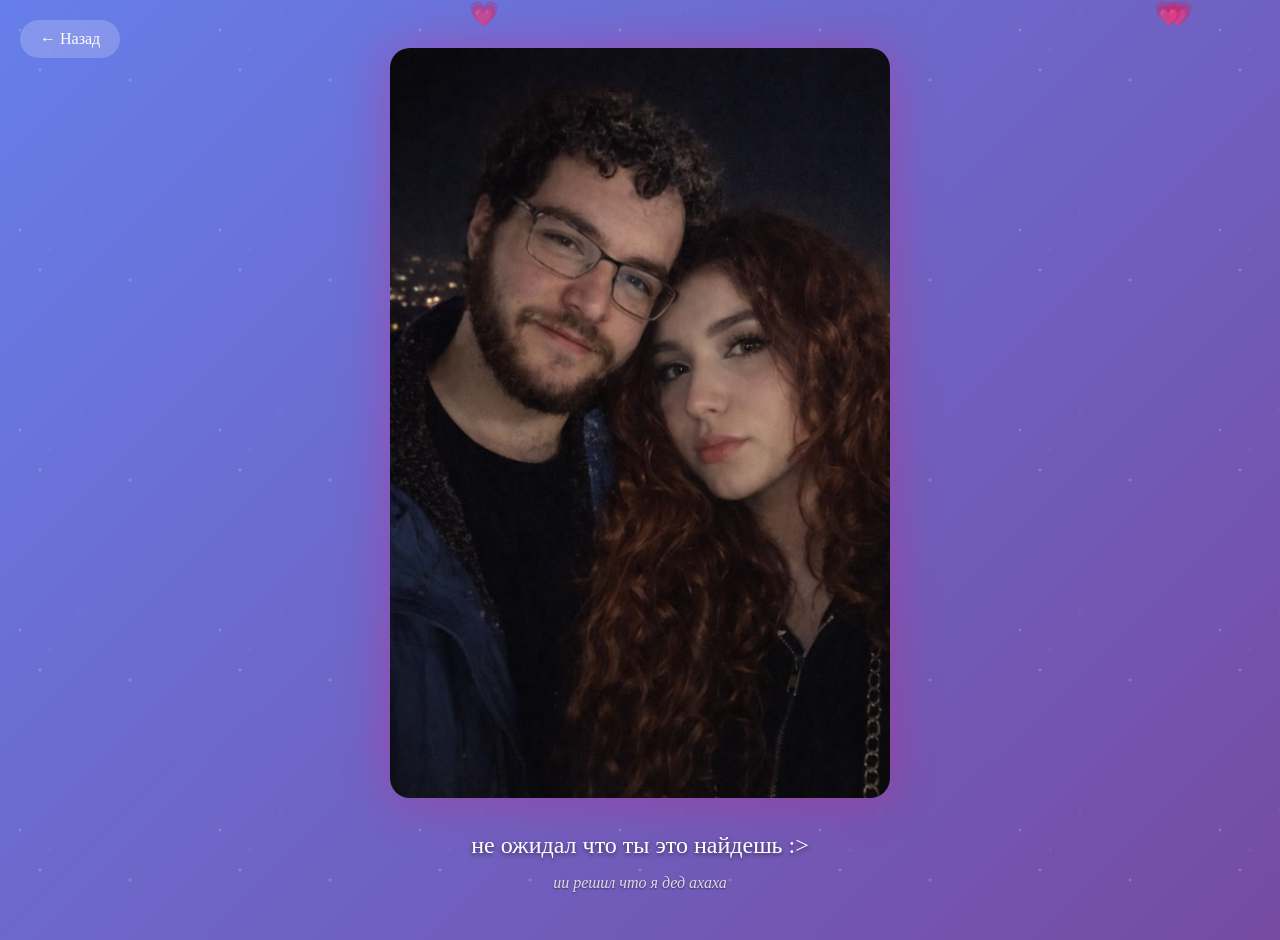
<file: secret.html>
<!DOCTYPE html>
<html lang="ru">
<head>
    <meta charset="UTF-8">
    <meta name="viewport" content="width=device-width, initial-scale=1.0">
    <title>Секретная Комната - Магическая Комната</title>
    <link rel="stylesheet" href="style.css">
    <style>
        /* Дополнительные стили для секретной комнаты */
        .secret-room {
            position: relative;
            min-height: 100vh;
            display: flex;
            flex-direction: column;
            justify-content: center;
            align-items: center;
            padding: 20px;
        }

        .secret-photo-container {
            position: relative;
            max-width: 600px;
            width: 100%;
            text-align: center;
            animation: fadeIn 2s ease-in;
        }

        .secret-photo {
            width: 100%;
            max-width: 500px;
            height: auto;
            border-radius: 20px;
            box-shadow: 0 0 50px rgba(255, 0, 100, 0.3);
            animation: glow 3s ease-in-out infinite;
        }

        .secret-caption {
            margin-top: 30px;
            font-size: 1.5rem;
            color: white;
            text-shadow: 0 2px 4px rgba(0, 0, 0, 0.5);
            opacity: 0;
            animation: fadeIn 1s ease-in 1s forwards;
        }

        .secret-subcaption {
            margin-top: 15px;
            font-size: 1rem;
            color: rgba(255, 255, 255, 0.8);
            text-shadow: 0 1px 2px rgba(0, 0, 0, 0.5);
            opacity: 0;
            animation: fadeIn 1s ease-in 1.5s forwards;
            font-style: italic;
        }

        /* Плавающие сердечки */
        .floating-hearts-secret {
            position: fixed;
            top: 0;
            left: 0;
            width: 100%;
            height: 100%;
            pointer-events: none;
            z-index: 1;
        }

        .heart-secret {
            position: absolute;
            font-size: 1.5rem;
            animation: float-up 8s linear infinite;
            opacity: 0.7;
        }

        @keyframes fadeIn {
            from {
                opacity: 0;
                transform: translateY(20px);
            }
            to {
                opacity: 1;
                transform: translateY(0);
            }
        }

        @keyframes glow {
            0%, 100% {
                box-shadow: 0 0 20px rgba(255, 0, 100, 0.3);
            }
            50% {
                box-shadow: 0 0 40px rgba(255, 0, 100, 0.6);
            }
        }

        @keyframes float-up {
            0% {
                transform: translateY(100vh) rotate(0deg);
                opacity: 0;
            }
            10% {
                opacity: 0.7;
            }
            90% {
                opacity: 0.7;
            }
            100% {
                transform: translateY(-100vh) rotate(360deg);
                opacity: 0;
            }
        }

        /* Кнопка возврата */
        .back-button-secret {
            position: absolute;
            top: 20px;
            left: 20px;
            background: rgba(255, 255, 255, 0.2);
            color: white;
            padding: 10px 20px;
            border-radius: 20px;
            text-decoration: none;
            transition: all 0.3s ease;
            z-index: 10;
        }

        .back-button-secret:hover {
            background: rgba(255, 255, 255, 0.3);
            transform: translateY(-2px);
        }

        /* Секретная реакция на фото */
        .photo-reaction {
            position: fixed;
            top: 50%;
            left: 50%;
            transform: translate(-50%, -50%);
            background: linear-gradient(135deg, rgba(255, 0, 100, 0.9), rgba(255, 100, 150, 0.9));
            color: white;
            padding: 20px 30px;
            border-radius: 20px;
            text-align: center;
            z-index: 1000;
            opacity: 0;
            transition: opacity 0.5s ease;
            box-shadow: 0 8px 32px rgba(255, 0, 100, 0.4);
            pointer-events: none;
        }

        .reaction-text {
            font-size: 1.3rem;
            font-weight: bold;
            margin-bottom: 10px;
        }

        .reaction-subtext {
            font-size: 1rem;
            opacity: 0.9;
        }
    </style>
</head>
<body>
    <div class="magic-room">
        <div class="stars"></div>
        <div class="floating-hearts-secret" id="floatingHeartsSecret"></div>
        
        <a href="memories.html" class="back-button-secret">← Назад</a>
        
        <div class="secret-room">
            <div class="secret-photo-container">
                <img src="chot.png" alt="Секретное фото" class="secret-photo" id="secretPhoto">
                <div class="secret-caption">не ожидал что ты это найдешь :></div>
                <div class="secret-subcaption">ии решил что я дед ахаха</div>
            </div>
        </div>
        
        <!-- Секретная реакция на фото -->
        <div class="photo-reaction" id="photoReaction">
            <div class="reaction-text">да да</div>
            <div class="reaction-subtext">я тоже долго смотрю на это фото 😌</div>
        </div>
    </div>

    <script>
        // Создание плавающих сердечек
        document.addEventListener('DOMContentLoaded', function() {
            createFloatingHearts();
            initPhotoReaction();
        });

        function createFloatingHearts() {
            const container = document.getElementById('floatingHeartsSecret');
            const heartEmojis = ['❤️', '💕', '💖', '💗', '💝'];
            
            for (let i = 0; i < 15; i++) {
                setTimeout(() => {
                    const heart = document.createElement('div');
                    heart.className = 'heart-secret';
                    heart.textContent = heartEmojis[Math.floor(Math.random() * heartEmojis.length)];
                    heart.style.left = Math.random() * 100 + '%';
                    heart.style.animationDelay = Math.random() * 8 + 's';
                    heart.style.animationDuration = (8 + Math.random() * 4) + 's';
                    container.appendChild(heart);
                }, i * 500);
            }
        }

        // Инициализация секретной реакции на фото
        function initPhotoReaction() {
            const photo = document.getElementById('secretPhoto');
            const reaction = document.getElementById('photoReaction');
            let photoClickCount = 0;

            photo.addEventListener('click', function() {
                photoClickCount++;
                
                if (photoClickCount >= 5) {
                    showPhotoReaction();
                    photoClickCount = 0; // Сбрасываем счетчик
                }
            });
        }

        // Показать реакцию на фото
        function showPhotoReaction() {
            const reaction = document.getElementById('photoReaction');
            reaction.style.display = 'block';
            
            setTimeout(() => {
                reaction.style.opacity = '1';
            }, 100);
            
            setTimeout(() => {
                reaction.style.opacity = '0';
                setTimeout(() => {
                    reaction.style.display = 'none';
                }, 500);
            }, 4000);
        }
    </script>
</body>
</html>
</file>
<file: style.css>
* {
    margin: 0;
    padding: 0;
    box-sizing: border-box;
}

body {
    font-family: 'Georgia', serif;
    background: linear-gradient(135deg, #667eea 0%, #764ba2 100%);
    min-height: 100vh;
    overflow-x: hidden;
}

.magic-room {
    position: relative;
    min-height: 100vh;
    padding: 20px;
}

.stars {
    position: fixed;
    top: 0;
    left: 0;
    width: 100%;
    height: 100%;
    pointer-events: none;
    background-image: 
        radial-gradient(2px 2px at 20px 30px, white, transparent),
        radial-gradient(2px 2px at 40px 70px, white, transparent),
        radial-gradient(1px 1px at 50px 50px, white, transparent),
        radial-gradient(1px 1px at 80px 10px, white, transparent),
        radial-gradient(2px 2px at 130px 80px, white, transparent);
    background-repeat: repeat;
    background-size: 200px 200px;
    animation: sparkle 10s linear infinite;
    opacity: 0.3;
}

@keyframes sparkle {
    from { transform: translateY(0px); }
    to { transform: translateY(-200px); }
}

.floating-hearts {
    position: fixed;
    top: 0;
    left: 0;
    width: 100%;
    height: 100%;
    pointer-events: none;
    overflow: hidden;
}

.floating-hearts::before,
.floating-hearts::after {
    content: '💖';
    position: absolute;
    font-size: 20px;
    animation: float 15s infinite ease-in-out;
    opacity: 0.3;
}

.floating-hearts::before {
    left: 10%;
    animation-delay: 0s;
}

.floating-hearts::after {
    right: 10%;
    animation-delay: 5s;
}

@keyframes float {
    0%, 100% { transform: translateY(100vh) rotate(0deg); }
    50% { transform: translateY(-100px) rotate(180deg); }
}

.main-header {
    text-align: center;
    margin-bottom: 50px;
    color: white;
}

.magical-title {
    font-size: 3rem;
    margin-bottom: 10px;
    text-shadow: 0 0 20px rgba(255, 255, 255, 0.5);
    animation: glow 2s ease-in-out infinite alternate;
}

@keyframes glow {
    from { text-shadow: 0 0 20px rgba(255, 255, 255, 0.5); }
    to { text-shadow: 0 0 30px rgba(255, 255, 255, 0.8), 0 0 40px rgba(255, 255, 255, 0.6); }
}

.subtitle {
    font-size: 1.2rem;
    opacity: 0.9;
}

.rooms-grid {
    display: grid;
    grid-template-columns: repeat(auto-fit, minmax(280px, 1fr));
    gap: 30px;
    max-width: 1200px;
    margin: 0 auto;
}

.room-card {
    background: rgba(255, 255, 255, 0.1);
    backdrop-filter: blur(10px);
    border-radius: 20px;
    padding: 30px;
    text-align: center;
    color: white;
    text-decoration: none;
    transition: all 0.3s ease;
    border: 2px solid rgba(255, 255, 255, 0.2);
    position: relative;
    overflow: hidden;
}

.room-card:hover {
    transform: translateY(-10px);
    box-shadow: 0 20px 40px rgba(0, 0, 0, 0.3);
    border-color: rgba(255, 255, 255, 0.4);
}

.room-card::before {
    content: '';
    position: absolute;
    top: -50%;
    left: -50%;
    width: 200%;
    height: 200%;
    background: linear-gradient(45deg, transparent, rgba(255, 255, 255, 0.1), transparent);
    transform: rotate(45deg);
    transition: all 0.5s;
    opacity: 0;
}

.room-card:hover::before {
    animation: shine 0.5s ease-in-out;
}

@keyframes shine {
    0% { transform: translateX(-100%) translateY(-100%) rotate(45deg); opacity: 0; }
    50% { opacity: 1; }
    100% { transform: translateX(100%) translateY(100%) rotate(45deg); opacity: 0; }
}

.room-icon {
    font-size: 3rem;
    margin-bottom: 15px;
}

.room-card h3 {
    font-size: 1.5rem;
    margin-bottom: 10px;
}

.room-card p {
    opacity: 0.8;
    font-size: 1rem;
}

.lock-status {
    position: absolute;
    top: 10px;
    right: 10px;
    font-size: 1.5rem;
}

.final-room.locked {
    opacity: 0.6;
    cursor: not-allowed;
}

.final-room.locked:hover {
    transform: none;
    box-shadow: none;
}

.progress-bar {
    position: fixed;
    bottom: 0;
    left: 0;
    right: 0;
    height: 60px;
    background: rgba(0, 0, 0, 0.3);
    backdrop-filter: blur(10px);
    display: flex;
    align-items: center;
    padding: 0 20px;
}

.progress-fill {
    height: 10px;
    background: linear-gradient(90deg, #ff6b6b, #4ecdc4);
    border-radius: 5px;
    transition: width 0.5s ease;
    margin-right: 15px;
    min-width: 0;
}

.progress-text {
    color: white;
    font-weight: bold;
}

.content-section {
    background: rgba(255, 255, 255, 0.1);
    backdrop-filter: blur(10px);
    border-radius: 20px;
    padding: 30px;
    margin-bottom: 30px;
    border: 2px solid rgba(255, 255, 255, 0.2);
    position: relative;
}

.content-text {
    color: white;
    font-size: 1.1rem;
    line-height: 1.6;
    margin-bottom: 20px;
}

.floating-lock {
    position: absolute;
    top: 20px;
    right: 20px;
    font-size: 2rem;
    cursor: pointer;
    animation: float-lock 3s ease-in-out infinite;
    transition: all 0.3s ease;
}

@keyframes float-lock {
    0%, 100% { transform: translateY(0px); }
    50% { transform: translateY(-10px); }
}

.floating-lock:hover {
    transform: scale(1.2);
    filter: drop-shadow(0 0 10px rgba(255, 255, 255, 0.8));
}

.audio-container {
    margin-top: 20px;
}

.audio-container audio {
    width: 100%;
    max-width: 300px;
}

.audio-label {
    color: rgba(255, 255, 255, 0.8);
    font-size: 0.9rem;
    margin-top: 5px;
    text-align: center;
}

.riddle-modal {
    display: none;
    position: fixed;
    top: 0;
    left: 0;
    width: 100%;
    height: 100%;
    background: rgba(0, 0, 0, 0.8);
    z-index: 1000;
    justify-content: center;
    align-items: center;
}

.riddle-content {
    background: linear-gradient(135deg, #667eea 0%, #764ba2 100%);
    padding: 40px;
    border-radius: 20px;
    max-width: 500px;
    width: 90%;
    text-align: center;
    color: white;
    border: 2px solid rgba(255, 255, 255, 0.3);
}

.riddle-question {
    font-size: 1.3rem;
    margin-bottom: 20px;
}

.riddle-input {
    width: 100%;
    padding: 15px;
    border: none;
    border-radius: 10px;
    font-size: 1rem;
    margin-bottom: 20px;
    background: rgba(255, 255, 255, 0.9);
}

.riddle-buttons {
    display: flex;
    gap: 10px;
    justify-content: center;
}

.riddle-button {
    padding: 12px 24px;
    border: none;
    border-radius: 10px;
    background: rgba(255, 255, 255, 0.2);
    color: white;
    cursor: pointer;
    transition: all 0.3s ease;
    font-size: 1rem;
}

.riddle-button:hover {
    background: rgba(255, 255, 255, 0.3);
    transform: translateY(-2px);
}

.reset-button {
    background: rgba(255, 107, 107, 0.3) !important;
}

.reset-button:hover {
    background: rgba(255, 107, 107, 0.5) !important;
}

.riddle-message {
    margin-top: 20px;
    padding: 15px;
    border-radius: 10px;
    background: rgba(255, 255, 255, 0.1);
    min-height: 50px;
    display: flex;
    align-items: center;
    justify-content: center;
}

.reset-room-button {
    position: fixed;
    top: 20px;
    right: 20px;
    padding: 12px 24px;
    background: rgba(255, 107, 107, 0.3);
    border: 2px solid rgba(255, 107, 107, 0.5);
    border-radius: 10px;
    color: white;
    cursor: pointer;
    transition: all 0.3s ease;
    backdrop-filter: blur(10px);
    font-size: 0.9rem;
    z-index: 100;
}

.reset-room-button:hover {
    background: rgba(255, 107, 107, 0.5);
    transform: translateY(-2px);
}

.back-button {
    position: fixed;
    top: 20px;
    left: 20px;
    padding: 12px 24px;
    background: rgba(255, 255, 255, 0.2);
    border: 2px solid rgba(255, 255, 255, 0.3);
    border-radius: 10px;
    color: white;
    text-decoration: none;
    transition: all 0.3s ease;
    backdrop-filter: blur(10px);
}

.back-button:hover {
    background: rgba(255, 255, 255, 0.3);
    transform: translateY(-2px);
}

.secret-message {
    position: fixed;
    top: 50%;
    left: 50%;
    transform: translate(-50%, -50%);
    background: linear-gradient(135deg, #ff6b6b, #4ecdc4);
    padding: 30px;
    border-radius: 20px;
    color: white;
    font-size: 1.5rem;
    text-align: center;
    z-index: 2000;
    display: none;
    animation: secret-appear 0.5s ease-out;
}

@keyframes secret-appear {
    from { 
        opacity: 0;
        transform: translate(-50%, -50%) scale(0.5);
    }
    to { 
        opacity: 1;
        transform: translate(-50%, -50%) scale(1);
    }
}

/* Таймер знакомства */
.relationship-timer {
    position: fixed;
    top: 20px;
    right: 20px;
    background: rgba(255, 255, 255, 0.15);
    backdrop-filter: blur(10px);
    border: 1px solid rgba(255, 255, 255, 0.2);
    border-radius: 20px;
    padding: 15px 20px;
    z-index: 100;
    animation: fadeIn 1s ease-in;
}

.timer-content {
    display: flex;
    align-items: center;
    gap: 10px;
}

.timer-icon {
    font-size: 1.5rem;
    animation: pulse 2s ease-in-out infinite;
}

.timer-text {
    color: white;
    font-size: 1rem;
    font-weight: 500;
    text-shadow: 0 2px 4px rgba(0, 0, 0, 0.3);
}

@keyframes pulse {
    0%, 100% { transform: scale(1); }
    50% { transform: scale(1.1); }
}

/* Мобильное предупреждение */
.mobile-warning {
    position: fixed;
    top: 0;
    left: 0;
    width: 100%;
    height: 100%;
    background: rgba(0, 0, 0, 0.8);
    display: flex;
    justify-content: center;
    align-items: center;
    z-index: 1000;
    opacity: 0;
    visibility: hidden;
    transition: opacity 0.3s ease, visibility 0.3s ease;
}

.mobile-warning.show {
    opacity: 1;
    visibility: visible;
}

.mobile-warning-content {
    background: linear-gradient(135deg, #667eea 0%, #764ba2 100%);
    padding: 30px;
    border-radius: 20px;
    text-align: center;
    max-width: 90%;
    box-shadow: 0 8px 32px rgba(0, 0, 0, 0.3);
    border: 1px solid rgba(255, 255, 255, 0.2);
}

.mobile-warning-text {
    color: white;
    font-size: 1.2rem;
    margin-bottom: 20px;
    text-shadow: 0 2px 4px rgba(0, 0, 0, 0.3);
}

.mobile-warning-button {
    background: rgba(255, 255, 255, 0.2);
    color: white;
    border: 1px solid rgba(255, 255, 255, 0.3);
    padding: 12px 24px;
    border-radius: 25px;
    font-size: 1rem;
    cursor: pointer;
    transition: all 0.3s ease;
    font-family: 'Georgia', serif;
}

.mobile-warning-button:hover {
    background: rgba(255, 255, 255, 0.3);
    transform: translateY(-2px);
}

@media (max-width: 768px) {
    .magical-title {
        font-size: 2rem;
    }
    
    .rooms-grid {
        grid-template-columns: 1fr;
        gap: 20px;
    }
    
    .room-card {
        padding: 20px;
    }
}
</file>
